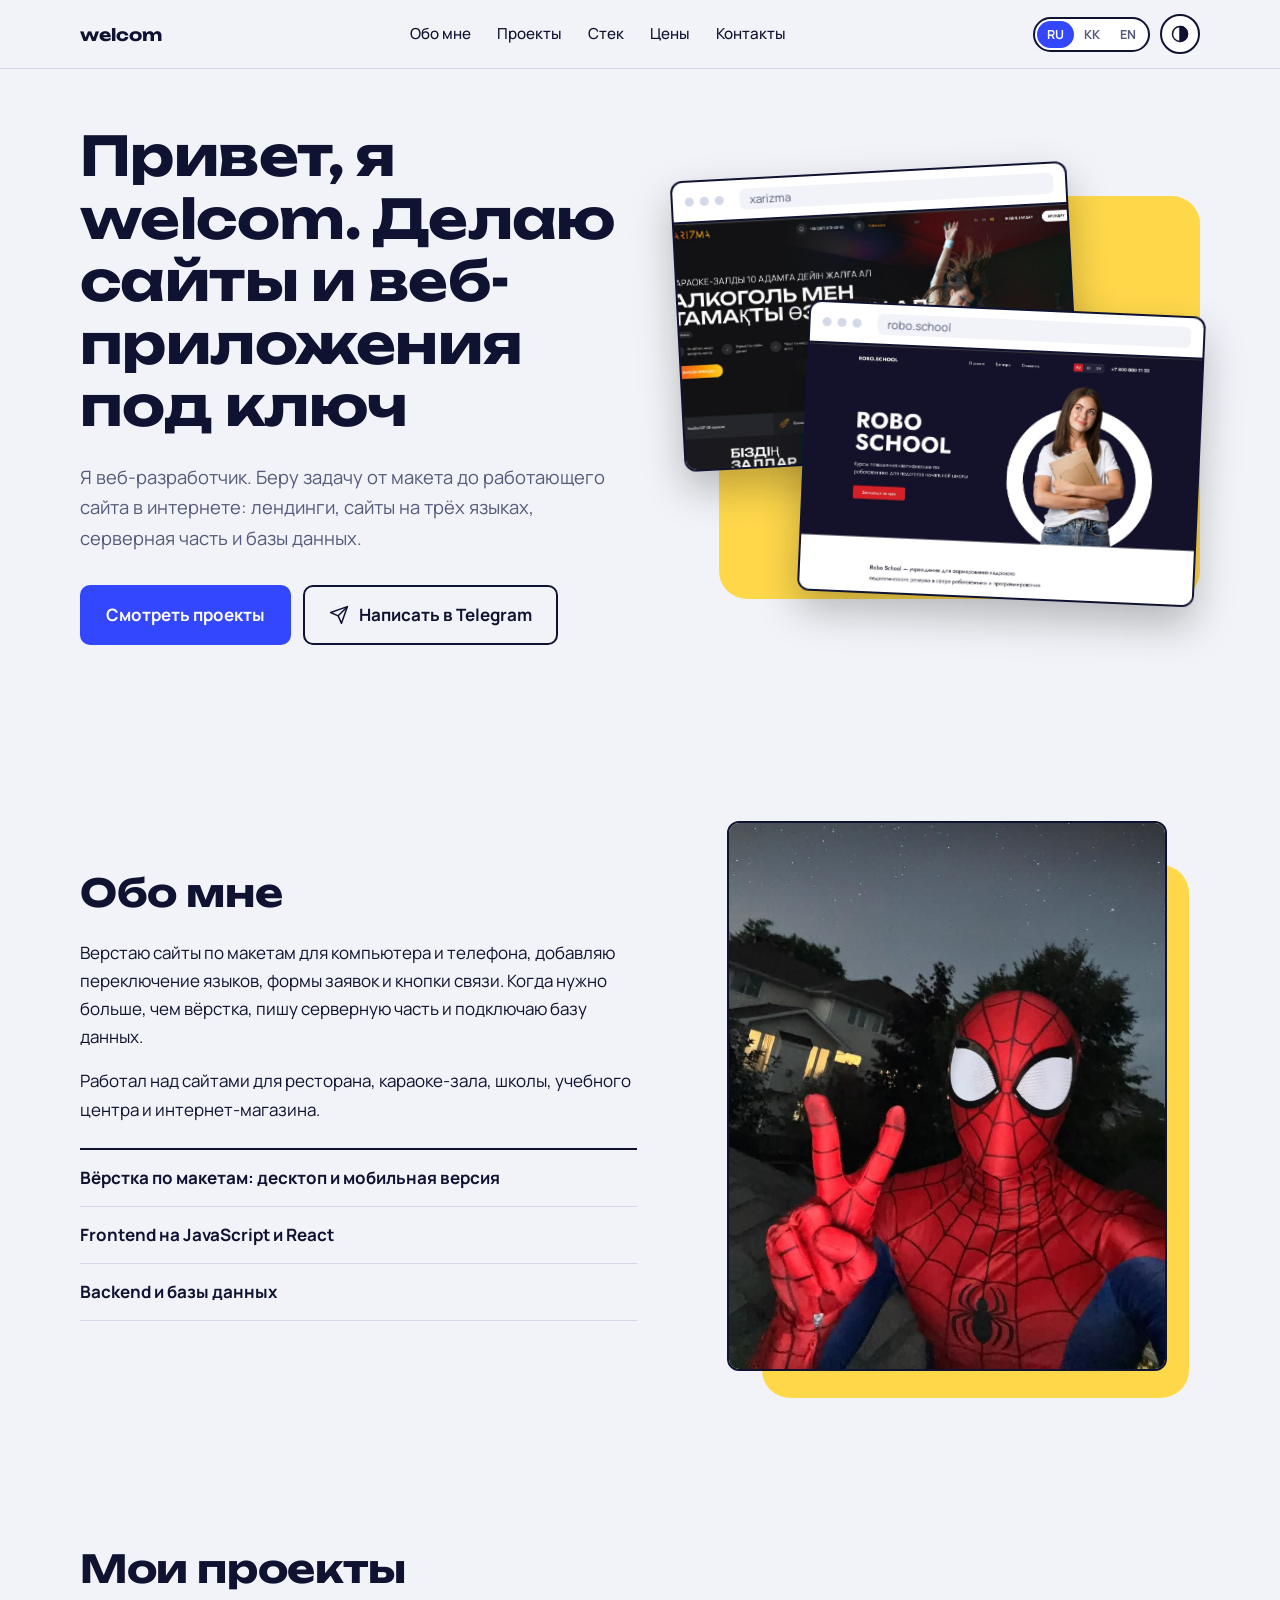
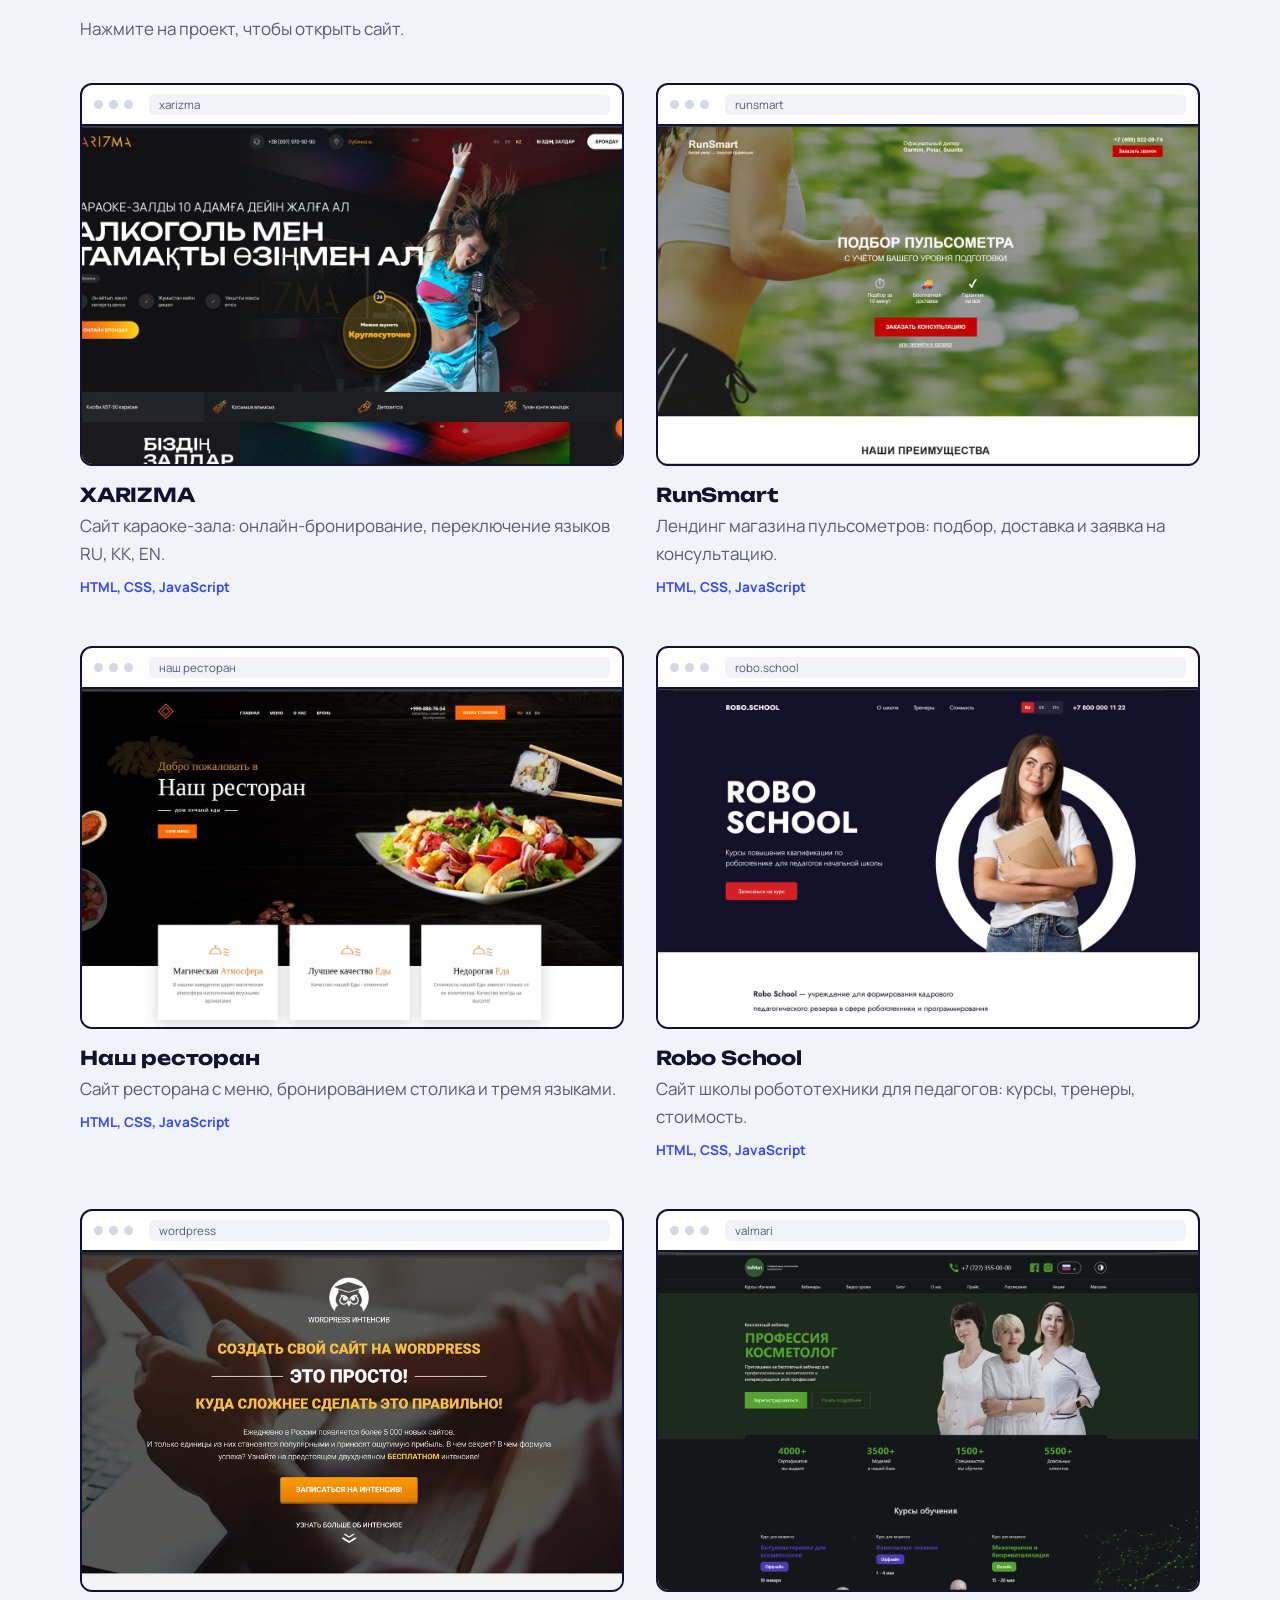
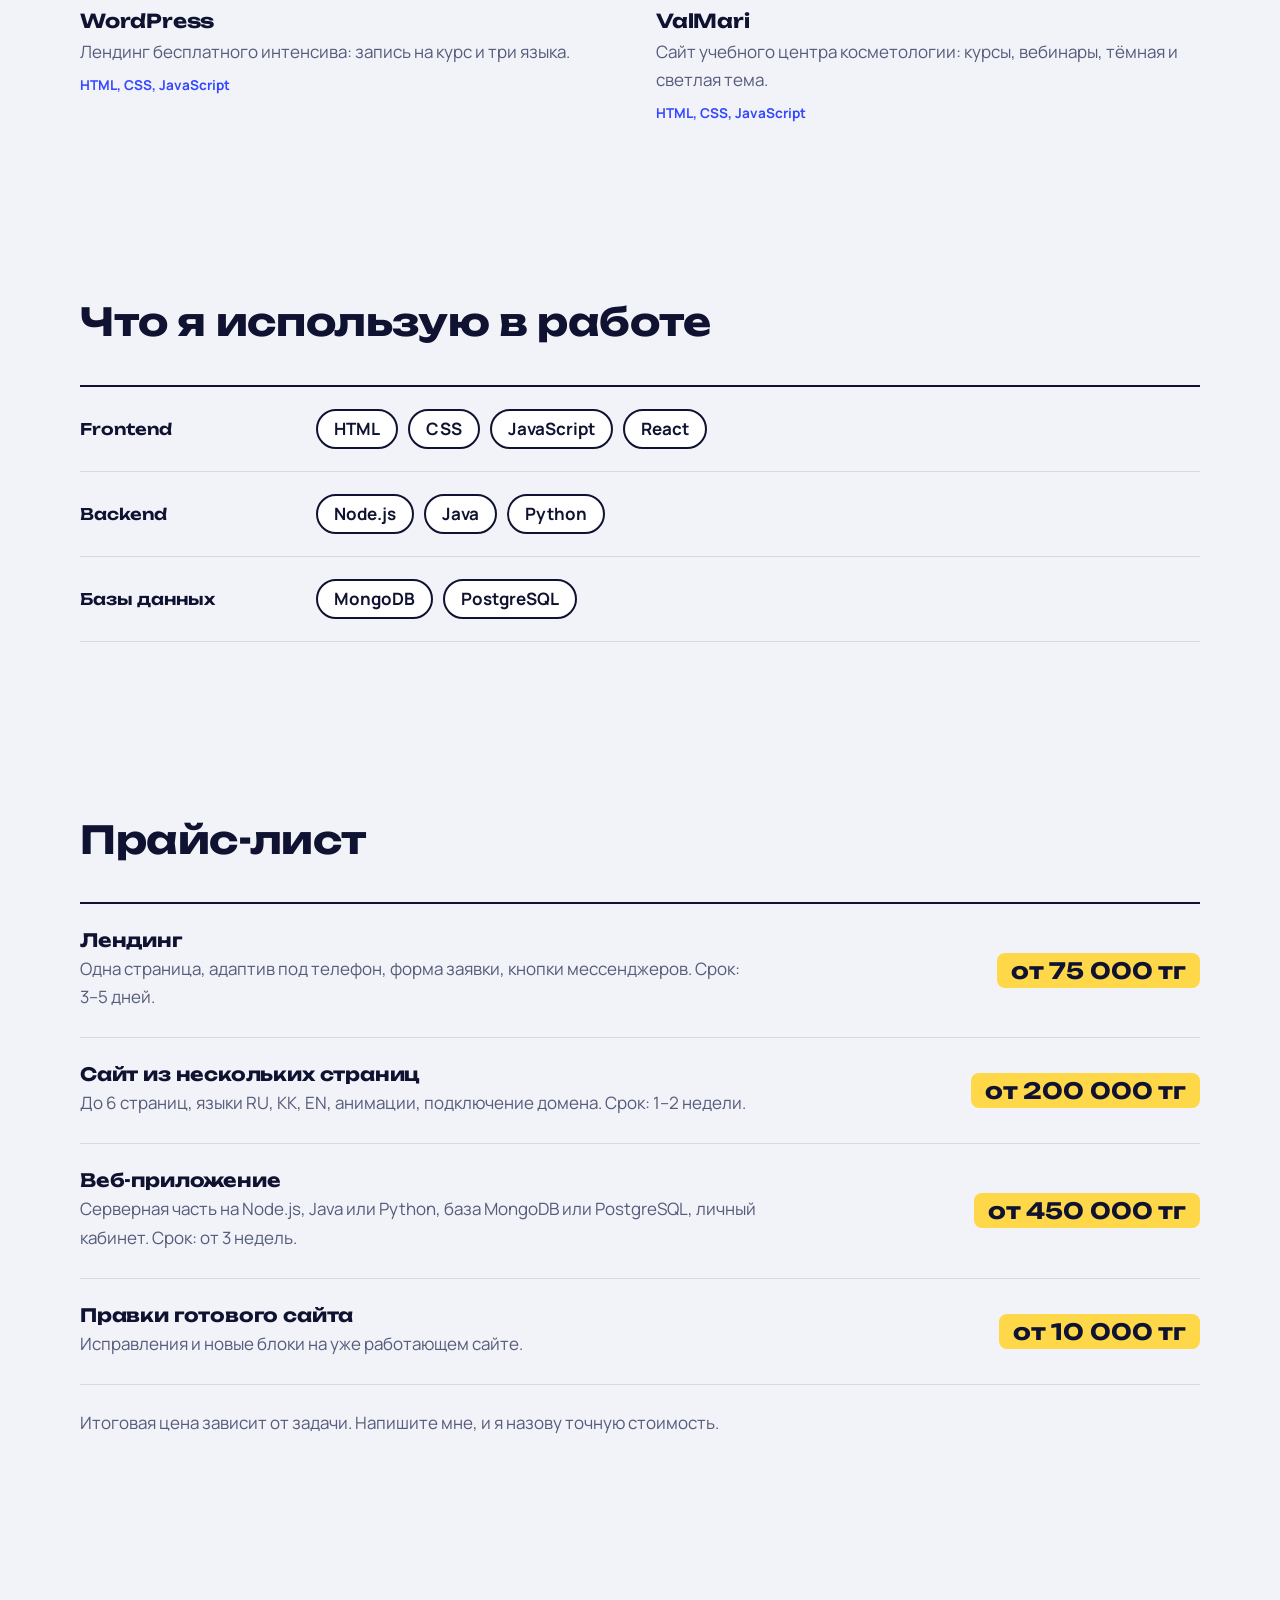
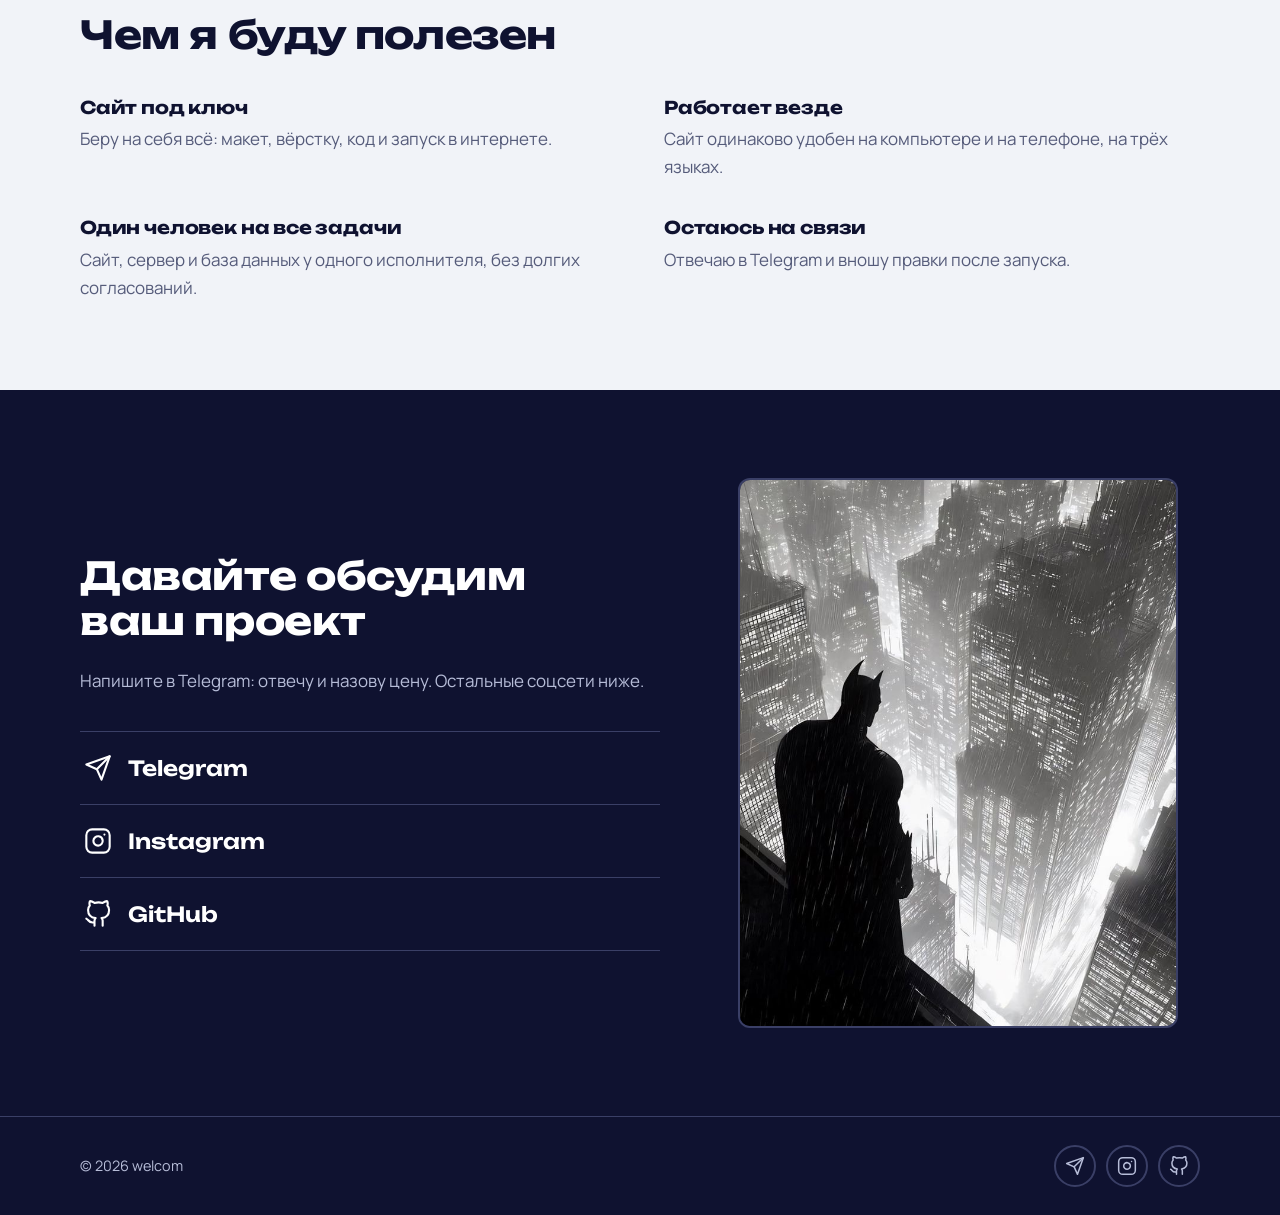
<file: index.html>
<!DOCTYPE html>
<html lang="ru">
<head>
<meta charset="UTF-8">
<meta name="viewport" content="width=device-width,initial-scale=1">
<title>welcom: сайты и веб-приложения под ключ</title>
<meta name="description" content="Портфолио веб-разработчика: лендинги, сайты и веб-приложения под ключ.">
<script>try{var t=localStorage.getItem("theme");document.documentElement.dataset.theme=t||(matchMedia("(prefers-color-scheme:dark)").matches?"dark":"light")}catch(e){document.documentElement.dataset.theme="light"}</script>
<link rel="preconnect" href="https://fonts.googleapis.com">
<link rel="preconnect" href="https://fonts.gstatic.com" crossorigin>
<link href="https://fonts.googleapis.com/css2?family=Manrope:wght@400;500;700&family=Unbounded:wght@600;700&display=swap" rel="stylesheet">
<link rel="stylesheet" href="css/style.css">
</head>
<body id="top">

<svg width="0" height="0" style="position:absolute" aria-hidden="true">
  <symbol id="i-tg" viewBox="0 0 24 24"><line x1="22" y1="2" x2="11" y2="13"/><polygon points="22 2 15 22 11 13 2 9 22 2"/></symbol>
  <symbol id="i-ig" viewBox="0 0 24 24"><rect x="2" y="2" width="20" height="20" rx="5"/><path d="M16 11.37A4 4 0 1 1 12.63 8 4 4 0 0 1 16 11.37z"/><line x1="17.5" y1="6.5" x2="17.51" y2="6.5"/></symbol>
  <symbol id="i-gh" viewBox="0 0 24 24"><path d="M9 19c-5 1.5-5-2.5-7-3m14 6v-3.87a3.37 3.37 0 0 0-.94-2.61c3.14-.35 6.44-1.54 6.44-7A5.44 5.44 0 0 0 20 4.77 5.07 5.07 0 0 0 19.91 1S18.73.65 16 2.48a13.38 13.38 0 0 0-7 0C6.27.65 5.09 1 5.09 1A5.07 5.07 0 0 0 5 4.77a5.44 5.44 0 0 0-1.5 3.78c0 5.42 3.3 6.61 6.44 7A3.37 3.37 0 0 0 9 18.13V22"/></symbol>
  <symbol id="i-up" viewBox="0 0 24 24"><polyline points="18 15 12 9 6 15"/></symbol>
  <symbol id="i-th" viewBox="0 0 24 24"><circle cx="12" cy="12" r="9"/><path d="M12 3a9 9 0 0 1 0 18z" fill="currentColor"/></symbol>
</svg>

<header class="hd">
  <div class="wrap hd-in">
    <a class="logo" href="#top" data-name>welcom</a>
    <nav class="nav" id="nav">
      <a href="#about" data-i18n="n1">Обо мне</a>
      <a href="#projects" data-i18n="n2">Проекты</a>
      <a href="#stack" data-i18n="n3">Стек</a>
      <a href="#price" data-i18n="n4">Цены</a>
      <a href="#contact" data-i18n="n5">Контакты</a>
    </nav>
    <div class="hd-r">
      <div class="lang" role="group" aria-label="Language">
        <button data-lang="ru">RU</button><button data-lang="kk">KK</button><button data-lang="en">EN</button>
      </div>
      <button class="theme" aria-label="Theme"><svg class="ico"><use href="#i-th"/></svg></button>
      <button class="burger" aria-label="Menu" aria-expanded="false"><span></span><span></span></button>
    </div>
  </div>
</header>

<main>
  <section class="hero">
    <div class="wrap hero-in">
      <div>
        <h1 data-i18n="h1">Привет, я welcom. Делаю сайты и веб-приложения под ключ</h1>
        <p class="lead" data-i18n="lead">Я веб-разработчик. Беру задачу от макета до работающего сайта в интернете: лендинги, сайты на трёх языках, серверная часть и базы данных.</p>
        <div class="cta">
          <a class="btn btn-p" href="#projects" data-i18n="b1">Смотреть проекты</a>
          <a class="btn" data-link="telegram" href="#"><svg class="ico"><use href="#i-tg"/></svg><span data-i18n="b2">Написать в Telegram</span></a>
        </div>
      </div>
      <div class="hero-art" aria-hidden="true">
        <div class="bf a"><div class="bar"><i></i><i></i><i></i><span>xarizma</span></div><img src="images/work1.jpg" alt=""></div>
        <div class="bf b"><div class="bar"><i></i><i></i><i></i><span>robo.school</span></div><img src="images/work4.jpg" alt=""></div>
      </div>
    </div>
  </section>

  <section id="about">
    <div class="wrap about">
      <div>
        <h2 data-i18n="a_t">Обо мне</h2>
        <p data-i18n="a_p1">Верстаю сайты по макетам для компьютера и телефона, добавляю переключение языков, формы заявок и кнопки связи. Когда нужно больше, чем вёрстка, пишу серверную часть и подключаю базу данных.</p>
        <p data-i18n="a_p2">Работал над сайтами для ресторана, караоке-зала, школы, учебного центра и интернет-магазина.</p>
        <ul class="todo">
          <li data-i18n="a_l1">Вёрстка по макетам: десктоп и мобильная версия</li>
          <li data-i18n="a_l2">Frontend на JavaScript и React</li>
          <li data-i18n="a_l3">Backend и базы данных</li>
        </ul>
      </div>
      <div class="me"><img src="images/me1.jpg" alt="Человек-паук ночью на фоне звёздного неба"></div>
    </div>
  </section>

  <section id="projects">
    <div class="wrap">
      <h2 data-i18n="p_t">Мои проекты</h2>
      <p class="sub" data-i18n="p_sub">Нажмите на проект, чтобы открыть сайт.</p>
      <div class="pg">
        <a class="proj" data-link="xarizma" href="#">
          <div class="bf"><div class="bar"><i></i><i></i><i></i><span>xarizma</span></div><img src="images/work1.jpg" alt="XARIZMA" loading="lazy"></div>
          <h3>XARIZMA</h3>
          <p data-i18n="p1">Сайт караоке-зала: онлайн-бронирование, переключение языков RU, KK, EN.</p>
          <small>HTML, CSS, JavaScript</small>
        </a>
        <a class="proj" data-link="runsmart" href="#">
          <div class="bf"><div class="bar"><i></i><i></i><i></i><span>runsmart</span></div><img src="images/work2.jpg" alt="RunSmart" loading="lazy"></div>
          <h3>RunSmart</h3>
          <p data-i18n="p2">Лендинг магазина пульсометров: подбор, доставка и заявка на консультацию.</p>
          <small>HTML, CSS, JavaScript</small>
        </a>
        <a class="proj" data-link="restaurant" href="#">
          <div class="bf"><div class="bar"><i></i><i></i><i></i><span>наш ресторан</span></div><img src="images/work3.jpg" alt="Наш ресторан" loading="lazy"></div>
          <h3>Наш ресторан</h3>
          <p data-i18n="p3">Сайт ресторана с меню, бронированием столика и тремя языками.</p>
          <small>HTML, CSS, JavaScript</small>
        </a>
        <a class="proj" data-link="roboschool" href="#">
          <div class="bf"><div class="bar"><i></i><i></i><i></i><span>robo.school</span></div><img src="images/work4.jpg" alt="Robo School" loading="lazy"></div>
          <h3>Robo School</h3>
          <p data-i18n="p4">Сайт школы робототехники для педагогов: курсы, тренеры, стоимость.</p>
          <small>HTML, CSS, JavaScript</small>
        </a>
        <a class="proj" data-link="wpintensive" href="#">
          <div class="bf"><div class="bar"><i></i><i></i><i></i><span>wordpress</span></div><img src="images/work5.jpg" alt="WordPress" loading="lazy"></div>
          <h3>WordPress</h3>
          <p data-i18n="p5">Лендинг бесплатного интенсива: запись на курс и три языка.</p>
          <small>HTML, CSS, JavaScript</small>
        </a>
        <a class="proj" data-link="valmari" href="#">
          <div class="bf"><div class="bar"><i></i><i></i><i></i><span>valmari</span></div><img src="images/work6.jpg" alt="ValMari" loading="lazy"></div>
          <h3>ValMari</h3>
          <p data-i18n="p6">Сайт учебного центра косметологии: курсы, вебинары, тёмная и светлая тема.</p>
          <small>HTML, CSS, JavaScript</small>
        </a>
      </div>
    </div>
  </section>

  <section id="stack">
    <div class="wrap">
      <h2 data-i18n="s_t">Что я использую в работе</h2>
      <dl class="st">
        <div><dt data-i18n="s_f">Frontend</dt><dd><span>HTML</span><span>CSS</span><span>JavaScript</span><span>React</span></dd></div>
        <div><dt data-i18n="s_b">Backend</dt><dd><span>Node.js</span><span>Java</span><span>Python</span></dd></div>
        <div><dt data-i18n="s_d">Базы данных</dt><dd><span>MongoDB</span><span>PostgreSQL</span></dd></div>
      </dl>
    </div>
  </section>

  <section id="price">
    <div class="wrap">
      <h2 data-i18n="pr_t">Прайс-лист</h2>
      <ul class="pr">
        <li><div><h3 data-i18n="pn1">Лендинг</h3><p data-i18n="pd1">Одна страница, адаптив под телефон, форма заявки, кнопки мессенджеров. Срок: 3–5 дней.</p></div><b data-i18n="pp1">от 75 000 тг</b></li>
        <li><div><h3 data-i18n="pn2">Сайт из нескольких страниц</h3><p data-i18n="pd2">До 6 страниц, языки RU, KK, EN, анимации, подключение домена. Срок: 1–2 недели.</p></div><b data-i18n="pp2">от 200 000 тг</b></li>
        <li><div><h3 data-i18n="pn3">Веб-приложение</h3><p data-i18n="pd3">Серверная часть на Node.js, Java или Python, база MongoDB или PostgreSQL, личный кабинет. Срок: от 3 недель.</p></div><b data-i18n="pp3">от 450 000 тг</b></li>
        <li><div><h3 data-i18n="pn4">Правки готового сайта</h3><p data-i18n="pd4">Исправления и новые блоки на уже работающем сайте.</p></div><b data-i18n="pp4">от 10 000 тг</b></li>
      </ul>
      <p class="note" data-i18n="pr_note">Итоговая цена зависит от задачи. Напишите мне, и я назову точную стоимость.</p>
    </div>
  </section>

  <section>
    <div class="wrap">
      <h2 data-i18n="u_t">Чем я буду полезен</h2>
      <div class="use">
        <div><h3 data-i18n="u1t">Сайт под ключ</h3><p data-i18n="u1p">Беру на себя всё: макет, вёрстку, код и запуск в интернете.</p></div>
        <div><h3 data-i18n="u2t">Работает везде</h3><p data-i18n="u2p">Сайт одинаково удобен на компьютере и на телефоне, на трёх языках.</p></div>
        <div><h3 data-i18n="u3t">Один человек на все задачи</h3><p data-i18n="u3p">Сайт, сервер и база данных у одного исполнителя, без долгих согласований.</p></div>
        <div><h3 data-i18n="u4t">Остаюсь на связи</h3><p data-i18n="u4p">Отвечаю в Telegram и вношу правки после запуска.</p></div>
      </div>
    </div>
  </section>

  <section class="contact" id="contact">
    <div class="wrap cgrid">
      <div>
        <h2 data-i18n="c_t">Давайте обсудим ваш проект</h2>
        <p data-i18n="c_p">Напишите в Telegram: отвечу и назову цену. Остальные соцсети ниже.</p>
        <div class="cl">
          <a data-link="telegram" href="#"><svg class="ico"><use href="#i-tg"/></svg>Telegram</a>
          <a data-link="instagram" href="#"><svg class="ico"><use href="#i-ig"/></svg>Instagram</a>
          <a data-link="github" href="#"><svg class="ico"><use href="#i-gh"/></svg>GitHub</a>
        </div>
      </div>
      <img class="cph" src="images/me2.jpg" alt="Силуэт Бэтмена на крыше над ночным городом под дождём" loading="lazy">
    </div>
  </section>
</main>

<footer class="ft">
  <div class="wrap ft-in">
    <p>© <span id="year"></span> <span data-name>welcom</span></p>
    <div class="soc">
      <a data-link="telegram" href="#" aria-label="Telegram"><svg class="ico"><use href="#i-tg"/></svg></a>
      <a data-link="instagram" href="#" aria-label="Instagram"><svg class="ico"><use href="#i-ig"/></svg></a>
      <a data-link="github" href="#" aria-label="GitHub"><svg class="ico"><use href="#i-gh"/></svg></a>
    </div>
  </div>
</footer>

<button class="up" aria-label="Up"><svg class="ico"><use href="#i-up"/></svg></button>

<script src="js/i18n.js"></script>
<script src="js/main.js"></script>
</body>
</html>
</file>
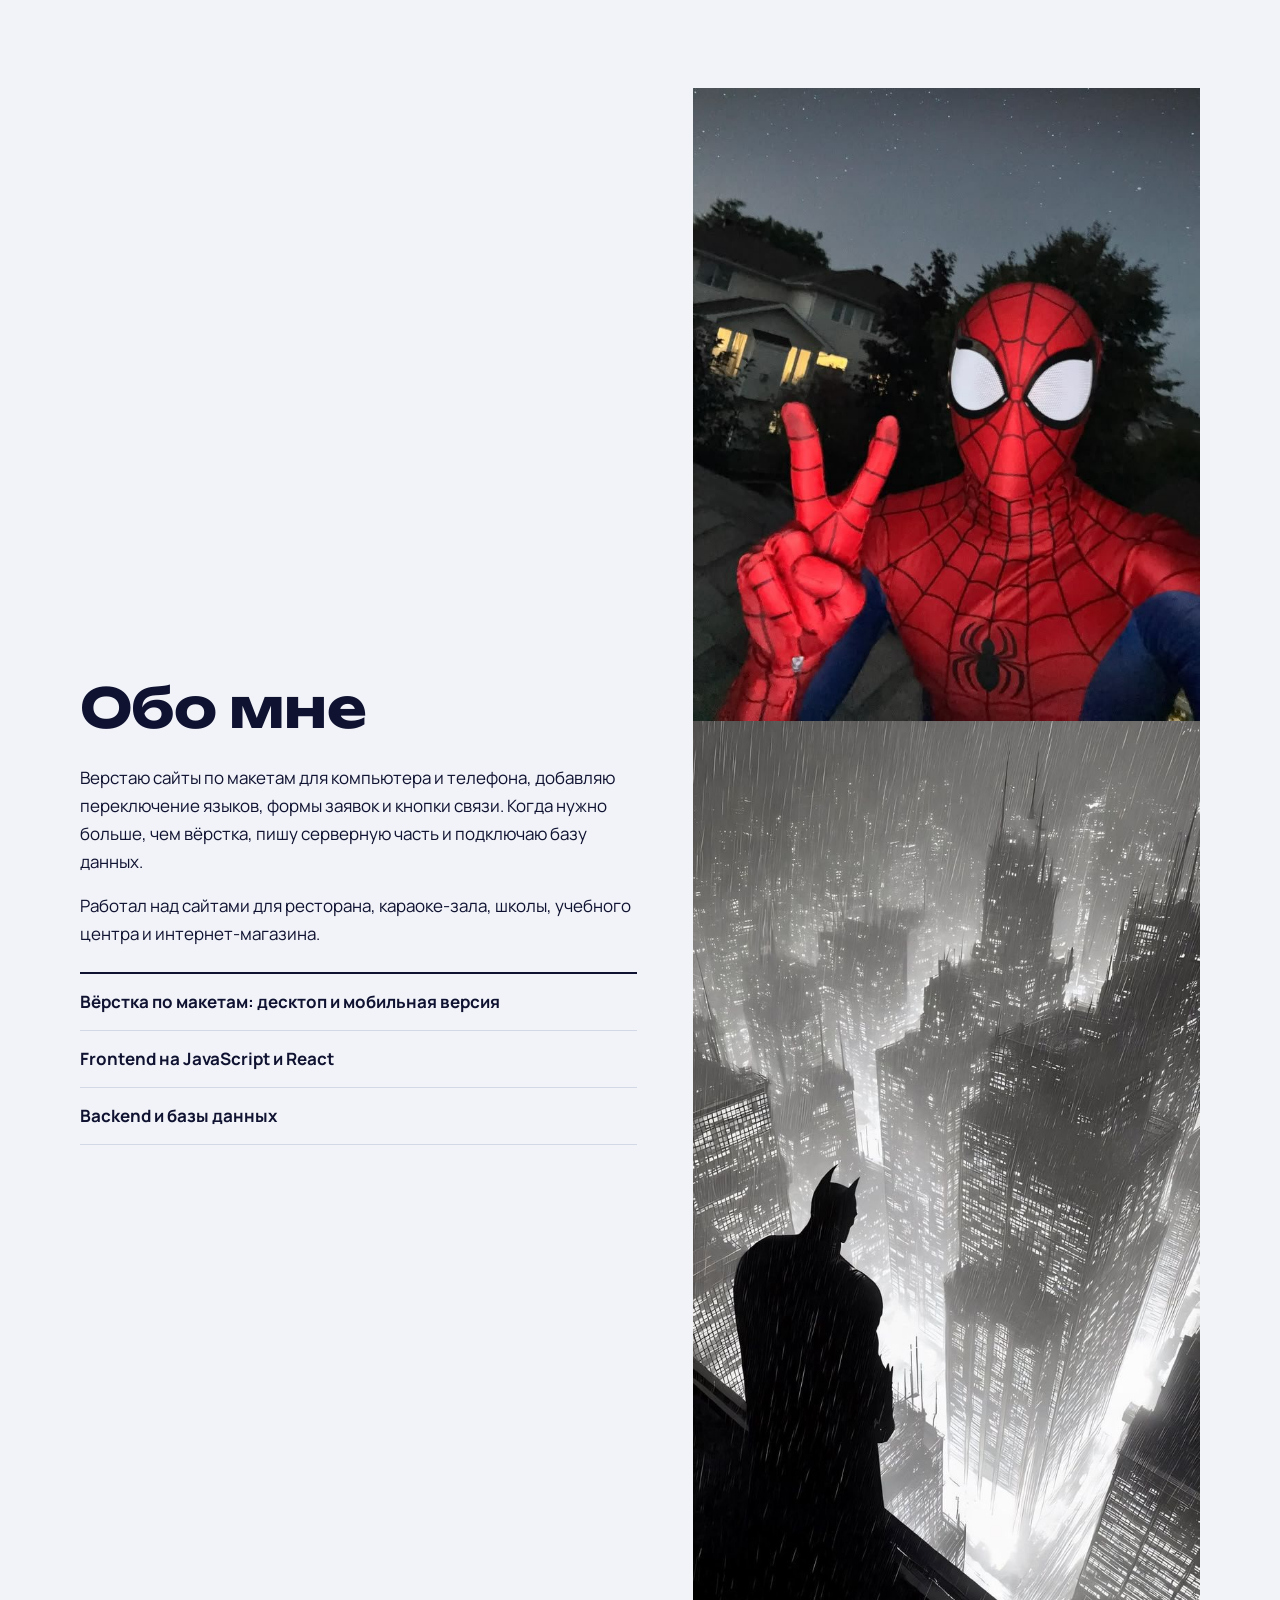
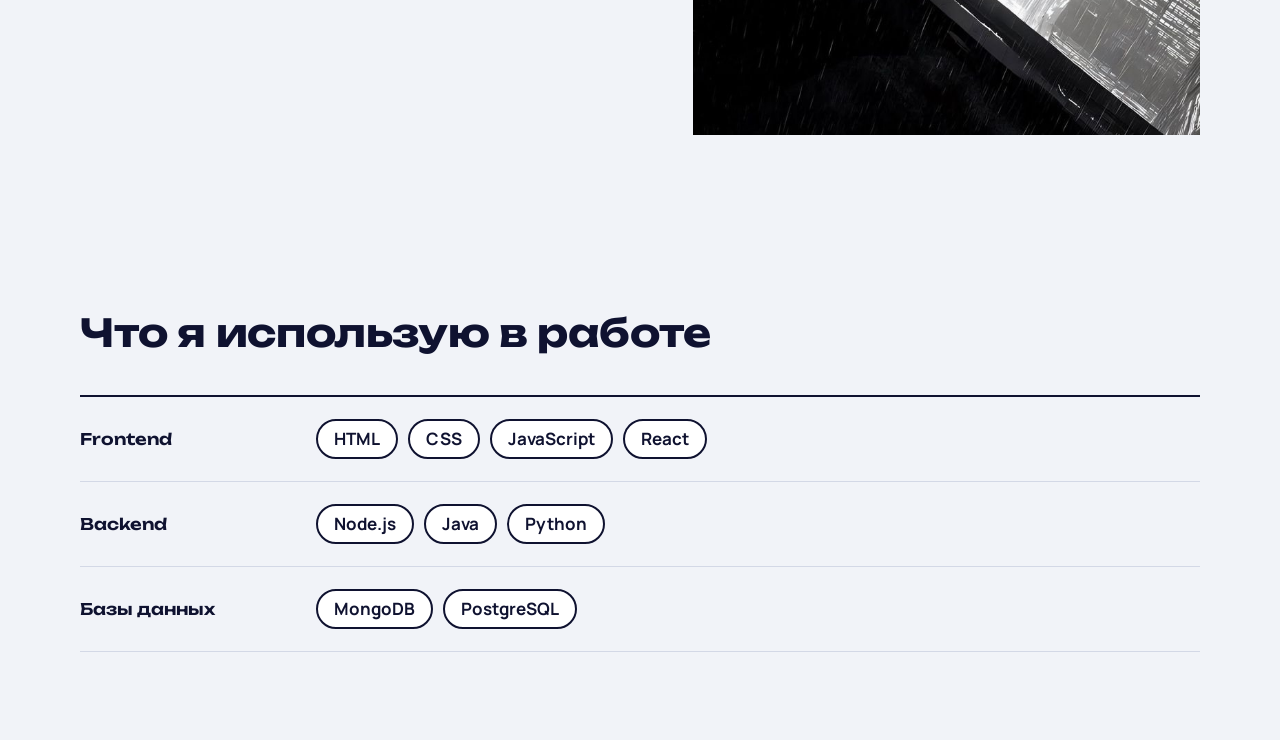
<file: about.html>
<!DOCTYPE html>
<html lang="ru">
<head>
<meta charset="UTF-8">
<meta name="viewport" content="width=device-width,initial-scale=1">
<title>Обо мне: welcom</title>
<meta name="description" content="Веб-разработчик: чем занимаюсь и какие технологии использую.">
<link rel="preconnect" href="https://fonts.googleapis.com">
<link rel="preconnect" href="https://fonts.gstatic.com" crossorigin>
<link href="https://fonts.googleapis.com/css2?family=Manrope:wght@400;500;700&family=Unbounded:wght@600;700&display=swap" rel="stylesheet">
<link rel="stylesheet" href="css/style.css">
</head>
<body>
<main>
  <section>
    <div class="wrap about">
      <div>
        <h1 class="pt">Обо мне</h1>
        <p>Верстаю сайты по макетам для компьютера и телефона, добавляю переключение языков, формы заявок и кнопки связи. Когда нужно больше, чем вёрстка, пишу серверную часть и подключаю базу данных.</p>
        <p>Работал над сайтами для ресторана, караоке-зала, школы, учебного центра и интернет-магазина.</p>
        <ul class="todo">
          <li>Вёрстка по макетам: десктоп и мобильная версия</li>
          <li>Frontend на JavaScript и React</li>
          <li>Backend и базы данных</li>
        </ul>
      </div>
      <div class="pics">
        <img src="images/me1.jpg" alt="Человек-паук ночью на фоне звёздного неба">
        <img src="images/me2.jpg" alt="Силуэт Бэтмена на крыше над ночным городом под дождём">
      </div>
    </div>
  </section>

  <section>
    <div class="wrap">
      <h2>Что я использую в работе</h2>
      <dl class="st">
        <div><dt>Frontend</dt><dd><span>HTML</span><span>CSS</span><span>JavaScript</span><span>React</span></dd></div>
        <div><dt>Backend</dt><dd><span>Node.js</span><span>Java</span><span>Python</span></dd></div>
        <div><dt>Базы данных</dt><dd><span>MongoDB</span><span>PostgreSQL</span></dd></div>
      </dl>
    </div>
  </section>
</main>
<script src="js/main.js"></script>
</body>
</html>
</file>
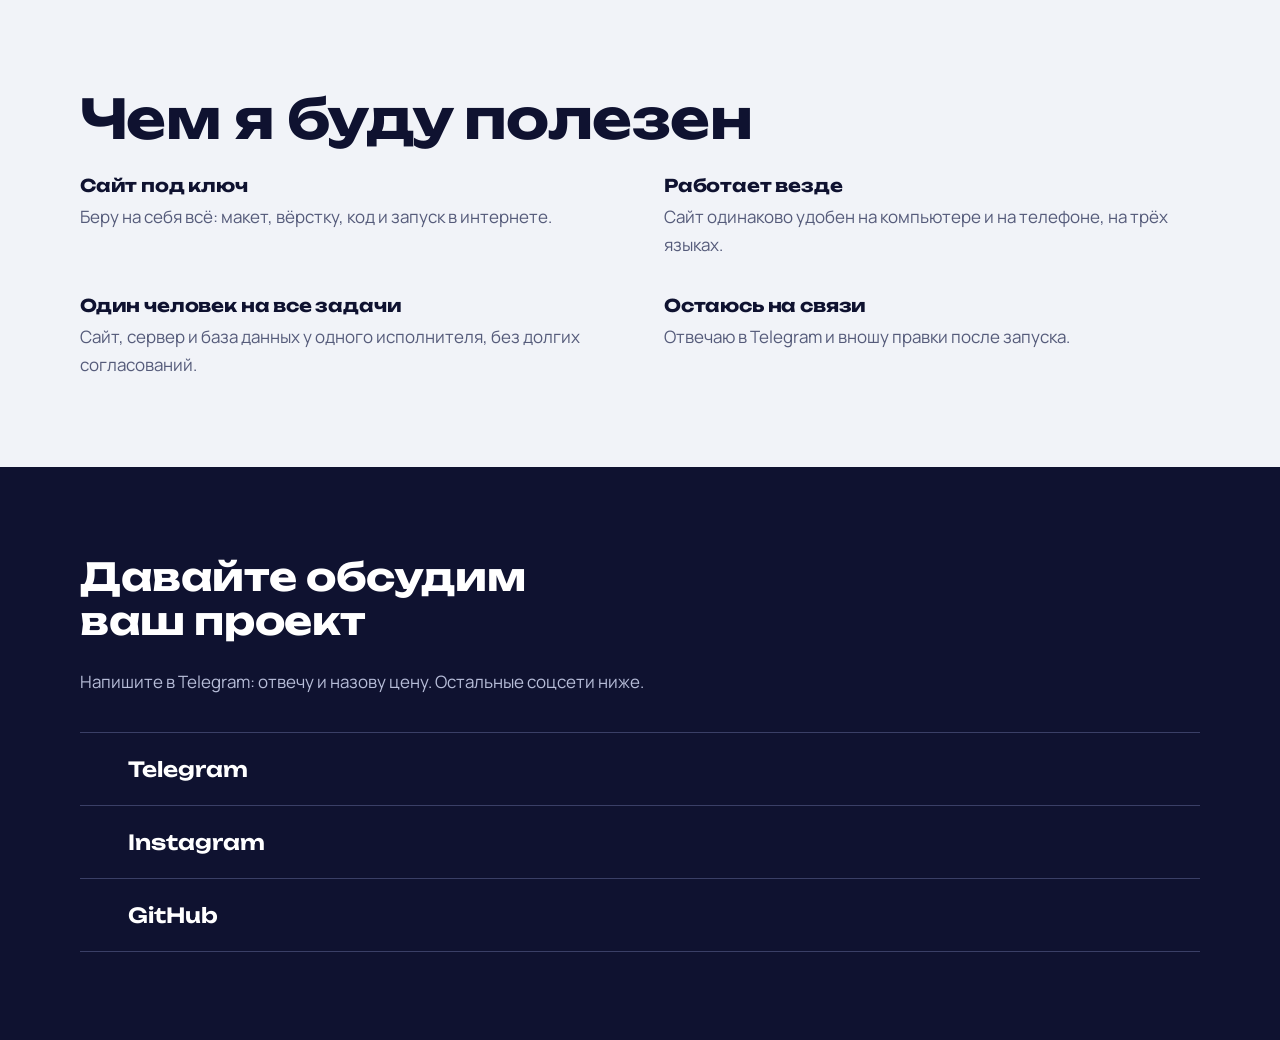
<file: contact.html>
<!DOCTYPE html>
<html lang="ru">
<head>
<meta charset="UTF-8">
<meta name="viewport" content="width=device-width,initial-scale=1">
<title>Контакты: welcom</title>
<meta name="description" content="Связаться со мной: Telegram, Instagram, GitHub.">
<link rel="preconnect" href="https://fonts.googleapis.com">
<link rel="preconnect" href="https://fonts.gstatic.com" crossorigin>
<link href="https://fonts.googleapis.com/css2?family=Manrope:wght@400;500;700&family=Unbounded:wght@600;700&display=swap" rel="stylesheet">
<link rel="stylesheet" href="css/style.css">
</head>
<body>
<main>
  <section>
    <div class="wrap">
      <h1 class="pt">Чем я буду полезен</h1>
      <div class="use">
        <div><h3>Сайт под ключ</h3><p>Беру на себя всё: макет, вёрстку, код и запуск в интернете.</p></div>
        <div><h3>Работает везде</h3><p>Сайт одинаково удобен на компьютере и на телефоне, на трёх языках.</p></div>
        <div><h3>Один человек на все задачи</h3><p>Сайт, сервер и база данных у одного исполнителя, без долгих согласований.</p></div>
        <div><h3>Остаюсь на связи</h3><p>Отвечаю в Telegram и вношу правки после запуска.</p></div>
      </div>
    </div>
  </section>

  <section class="contact">
    <div class="wrap">
      <h2>Давайте обсудим ваш проект</h2>
      <p>Напишите в Telegram: отвечу и назову цену. Остальные соцсети ниже.</p>
      <div class="cl">
        <a data-link="telegram" href="#"><svg class="ico"><use href="#i-tg"/></svg>Telegram</a>
        <a data-link="instagram" href="#"><svg class="ico"><use href="#i-ig"/></svg>Instagram</a>
        <a data-link="github" href="#"><svg class="ico"><use href="#i-gh"/></svg>GitHub</a>
      </div>
    </div>
  </section>
</main>
<script src="js/main.js"></script>
</body>
</html>
</file>
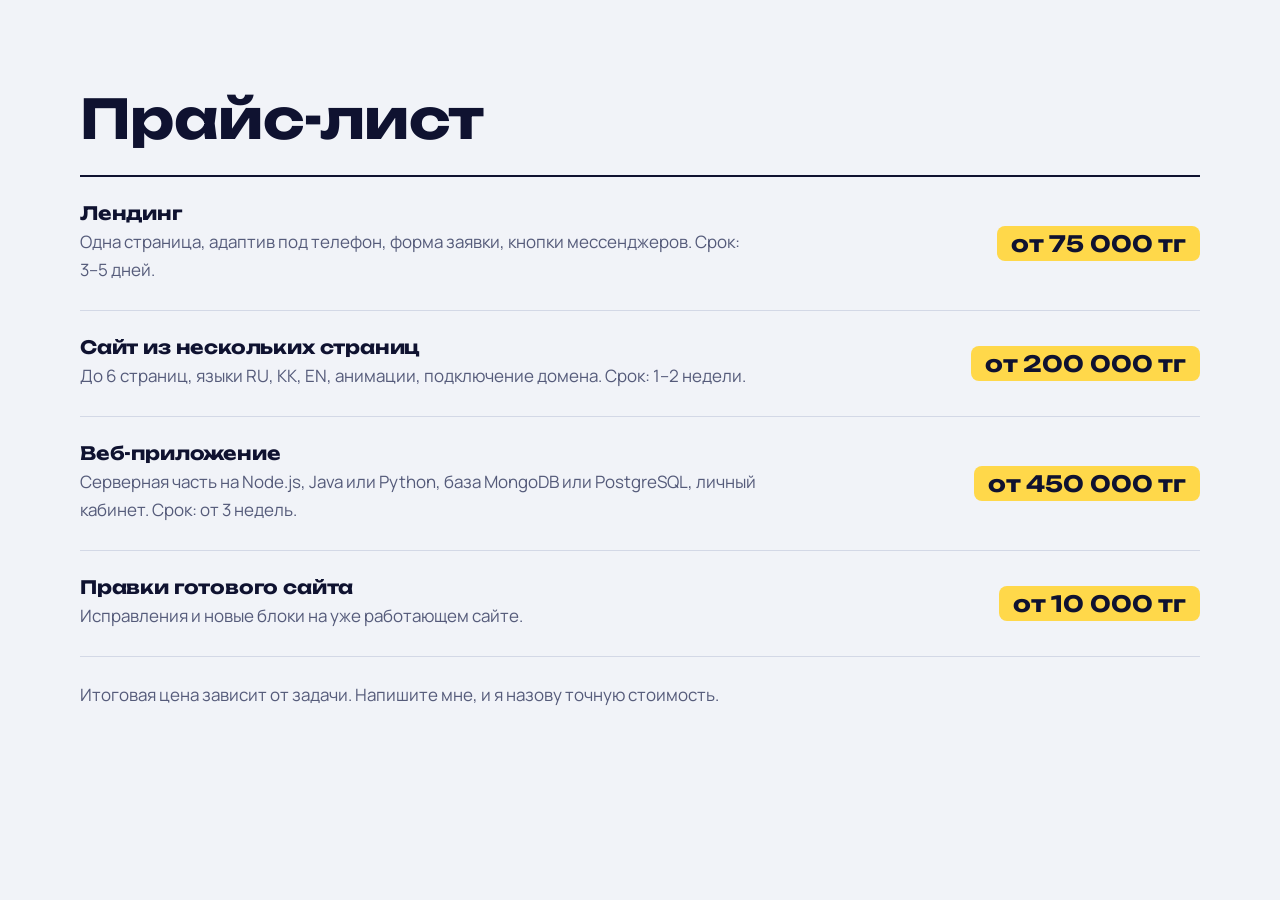
<file: price.html>
<!DOCTYPE html>
<html lang="ru">
<head>
<meta charset="UTF-8">
<meta name="viewport" content="width=device-width,initial-scale=1">
<title>Цены: welcom</title>
<meta name="description" content="Сколько стоит лендинг, сайт из нескольких страниц и веб-приложение.">
<link rel="preconnect" href="https://fonts.googleapis.com">
<link rel="preconnect" href="https://fonts.gstatic.com" crossorigin>
<link href="https://fonts.googleapis.com/css2?family=Manrope:wght@400;500;700&family=Unbounded:wght@600;700&display=swap" rel="stylesheet">
<link rel="stylesheet" href="css/style.css">
</head>
<body>
<main>
  <section>
    <div class="wrap">
      <h1 class="pt">Прайс-лист</h1>
      <ul class="pr">
        <li><div><h3>Лендинг</h3><p>Одна страница, адаптив под телефон, форма заявки, кнопки мессенджеров. Срок: 3–5 дней.</p></div><b>от 75 000 тг</b></li>
        <li><div><h3>Сайт из нескольких страниц</h3><p>До 6 страниц, языки RU, KK, EN, анимации, подключение домена. Срок: 1–2 недели.</p></div><b>от 200 000 тг</b></li>
        <li><div><h3>Веб-приложение</h3><p>Серверная часть на Node.js, Java или Python, база MongoDB или PostgreSQL, личный кабинет. Срок: от 3 недель.</p></div><b>от 450 000 тг</b></li>
        <li><div><h3>Правки готового сайта</h3><p>Исправления и новые блоки на уже работающем сайте.</p></div><b>от 10 000 тг</b></li>
      </ul>
      <p class="note">Итоговая цена зависит от задачи. Напишите мне, и я назову точную стоимость.</p>
    </div>
  </section>
</main>
<script src="js/main.js"></script>
</body>
</html>
</file>
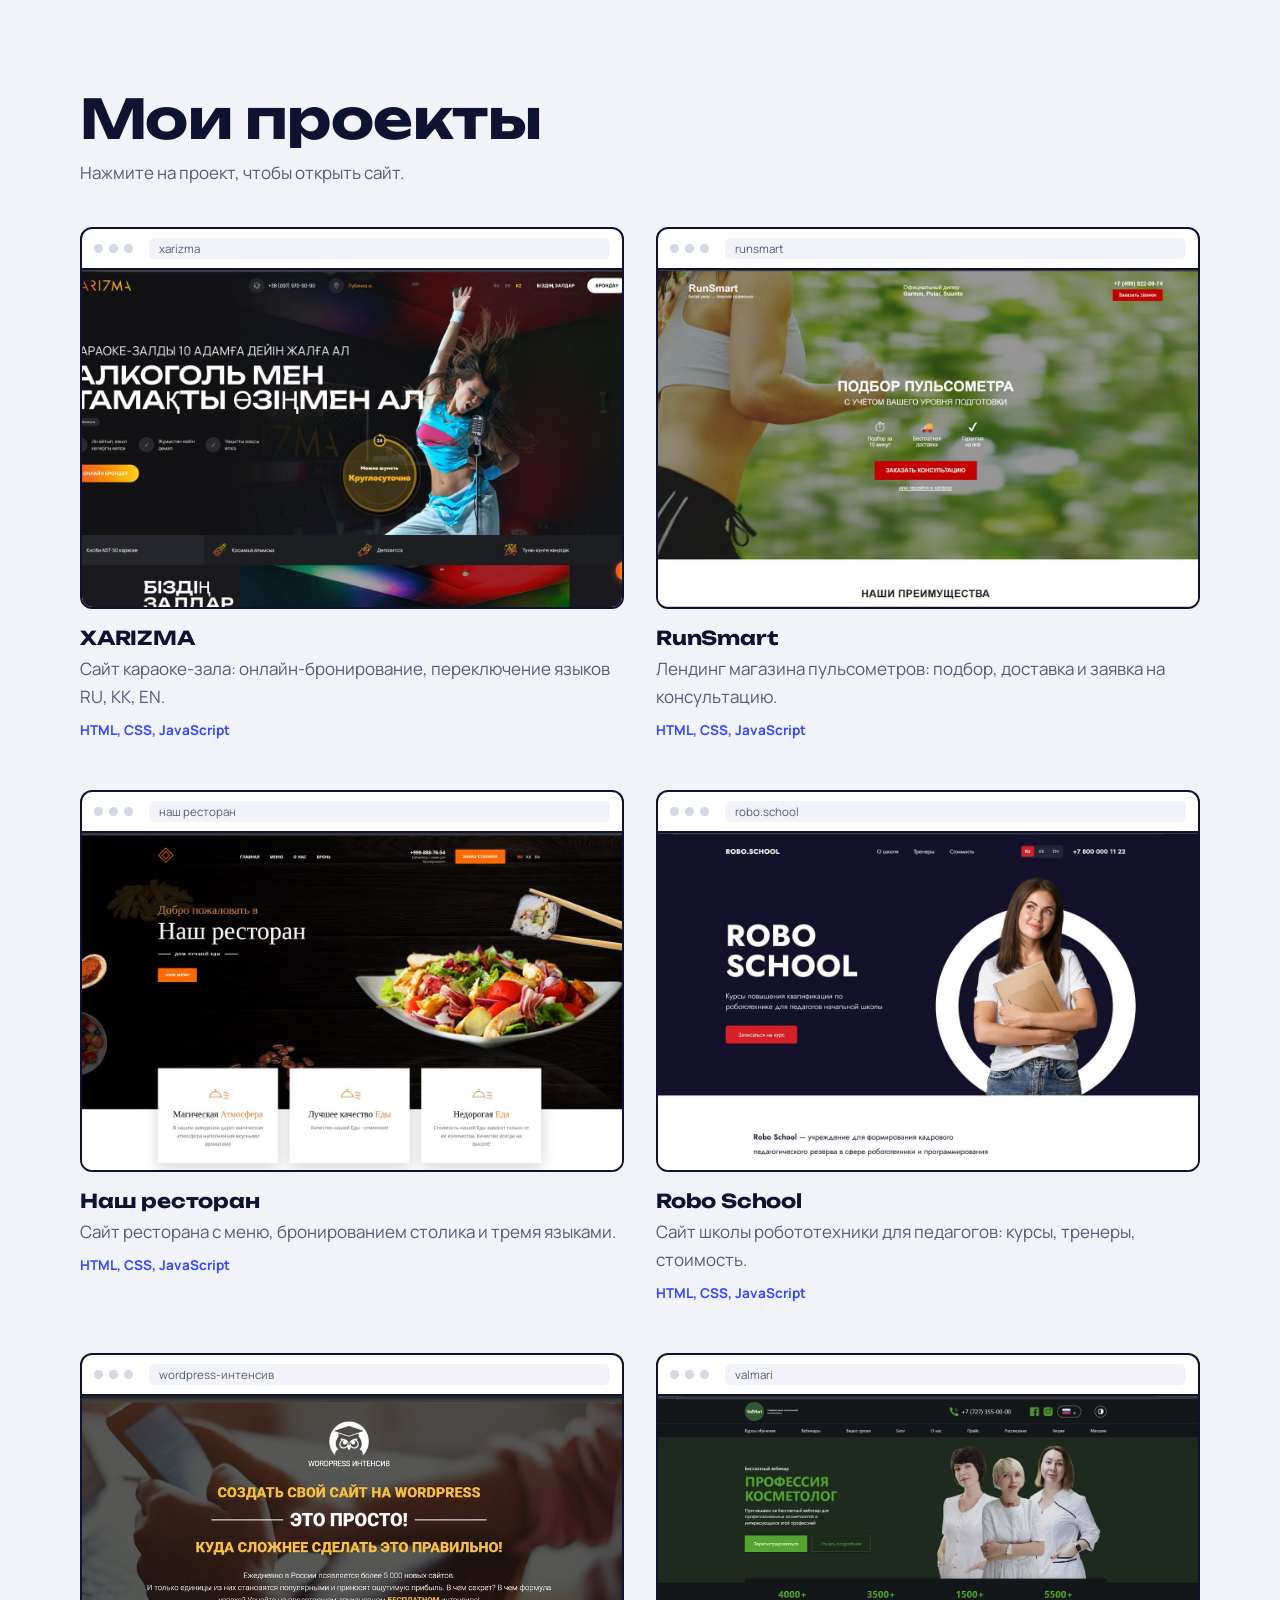
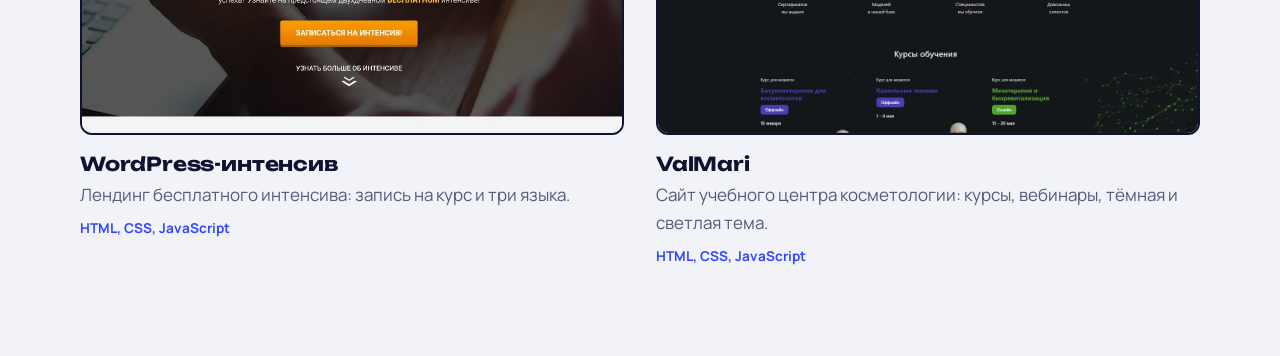
<file: projects.html>
<!DOCTYPE html>
<html lang="ru">
<head>
<meta charset="UTF-8">
<meta name="viewport" content="width=device-width,initial-scale=1">
<title>Проекты: welcom</title>
<meta name="description" content="Сайты, которые я сделал: рестораны, школы, магазины, лендинги.">
<link rel="preconnect" href="https://fonts.googleapis.com">
<link rel="preconnect" href="https://fonts.gstatic.com" crossorigin>
<link href="https://fonts.googleapis.com/css2?family=Manrope:wght@400;500;700&family=Unbounded:wght@600;700&display=swap" rel="stylesheet">
<link rel="stylesheet" href="css/style.css">
</head>
<body>
<main>
  <section>
    <div class="wrap">
      <h1 class="pt">Мои проекты</h1>
      <p class="sub">Нажмите на проект, чтобы открыть сайт.</p>
      <div class="pg">
        <a class="proj" data-link="xarizma" href="#">
          <div class="bf"><div class="bar"><i></i><i></i><i></i><span>xarizma</span></div><img src="images/work1.jpg" alt="Сайт караоке-зала XARIZMA" loading="lazy"></div>
          <h3>XARIZMA</h3>
          <p>Сайт караоке-зала: онлайн-бронирование, переключение языков RU, KK, EN.</p>
          <small>HTML, CSS, JavaScript</small>
        </a>
        <a class="proj" data-link="runsmart" href="#">
          <div class="bf"><div class="bar"><i></i><i></i><i></i><span>runsmart</span></div><img src="images/work2.jpg" alt="Лендинг RunSmart" loading="lazy"></div>
          <h3>RunSmart</h3>
          <p>Лендинг магазина пульсометров: подбор, доставка и заявка на консультацию.</p>
          <small>HTML, CSS, JavaScript</small>
        </a>
        <a class="proj" data-link="restaurant" href="#">
          <div class="bf"><div class="bar"><i></i><i></i><i></i><span>наш ресторан</span></div><img src="images/work3.jpg" alt="Сайт ресторана Наш ресторан" loading="lazy"></div>
          <h3>Наш ресторан</h3>
          <p>Сайт ресторана с меню, бронированием столика и тремя языками.</p>
          <small>HTML, CSS, JavaScript</small>
        </a>
        <a class="proj" data-link="roboschool" href="#">
          <div class="bf"><div class="bar"><i></i><i></i><i></i><span>robo.school</span></div><img src="images/work4.jpg" alt="Сайт Robo School" loading="lazy"></div>
          <h3>Robo School</h3>
          <p>Сайт школы робототехники для педагогов: курсы, тренеры, стоимость.</p>
          <small>HTML, CSS, JavaScript</small>
        </a>
        <a class="proj" data-link="wpintensive" href="#">
          <div class="bf"><div class="bar"><i></i><i></i><i></i><span>wordpress-интенсив</span></div><img src="images/work5.jpg" alt="Лендинг WordPress-интенсива" loading="lazy"></div>
          <h3>WordPress-интенсив</h3>
          <p>Лендинг бесплатного интенсива: запись на курс и три языка.</p>
          <small>HTML, CSS, JavaScript</small>
        </a>
        <a class="proj" data-link="valmari" href="#">
          <div class="bf"><div class="bar"><i></i><i></i><i></i><span>valmari</span></div><img src="images/work6.jpg" alt="Сайт ValMari" loading="lazy"></div>
          <h3>ValMari</h3>
          <p>Сайт учебного центра косметологии: курсы, вебинары, тёмная и светлая тема.</p>
          <small>HTML, CSS, JavaScript</small>
        </a>
      </div>
    </div>
  </section>
</main>
<script src="js/main.js"></script>
</body>
</html>
</file>
<file: css/style.css>
:root{color-scheme:light;--paper:#f1f3f8;--ink:#0f1230;--card:#fff;--line:#d3d8e6;--edge:#0f1230;--mute:#555b7a;--acc:#3347ff;--blue:#3347ff;--sun:#ffd84a;--hdbg:rgba(241,243,248,.92);--deep:#0f1230;--h:"Unbounded","Manrope",sans-serif;--b:"Manrope",system-ui,sans-serif}
[data-theme=dark]{color-scheme:dark;--paper:#0d0f1f;--ink:#eef0fa;--card:#171a33;--line:#2b2f52;--edge:#565d96;--mute:#a4aacb;--acc:#8f9bff;--hdbg:rgba(13,15,31,.92);--deep:#060713}
*{box-sizing:border-box;margin:0;padding:0}
html{scroll-behavior:smooth;scroll-padding-top:76px}
body{background:var(--paper);color:var(--ink);font:400 17px/1.65 var(--b);-webkit-font-smoothing:antialiased;overflow-x:hidden;transition:background .25s,color .25s}
img{display:block;max-width:100%}
a{color:inherit;text-decoration:none}
button{font-family:inherit;color:inherit}
:focus-visible{outline:3px solid var(--acc);outline-offset:3px}
.wrap{width:min(1120px,100% - 40px);margin-inline:auto}
section{padding:88px 0}
h1,h2,h3{font-family:var(--h);line-height:1.15;letter-spacing:-.01em}
h2{font-size:clamp(1.6rem,3.4vw,2.4rem);margin-bottom:40px}
.ico{width:20px;height:20px;fill:none;stroke:currentColor;stroke-width:1.8;stroke-linecap:round;stroke-linejoin:round;flex:none}

/* шапка */
.hd{position:sticky;top:0;z-index:20;background:var(--hdbg);backdrop-filter:blur(10px);border-bottom:1px solid var(--line)}
.hd-in{display:flex;align-items:center;justify-content:space-between;gap:16px;height:68px}
.logo{font:700 1.05rem var(--h)}
.nav{display:flex;gap:26px;font-weight:500;font-size:.95rem}
.nav a:hover{color:var(--acc)}
.hd-r{display:flex;align-items:center;gap:10px}
.lang{display:flex;background:var(--card);border:2px solid var(--edge);border-radius:999px;padding:2px}
.lang button{border:0;background:none;color:var(--mute);font-weight:700;font-size:.78rem;padding:5px 10px;border-radius:999px;cursor:pointer}
.lang button.on{background:var(--blue);color:#fff}
.theme{width:40px;height:40px;border-radius:50%;border:2px solid var(--edge);background:var(--card);display:grid;place-items:center;cursor:pointer}
.burger{display:none;background:none;border:0;width:40px;height:40px;cursor:pointer;position:relative}
.burger span{position:absolute;left:8px;right:8px;height:2px;background:var(--ink);transition:.2s}
.burger span:first-child{top:15px}
.burger span:last-child{top:23px}
.burger[aria-expanded=true] span:first-child{top:19px;transform:rotate(45deg)}
.burger[aria-expanded=true] span:last-child{top:19px;transform:rotate(-45deg)}

/* главный экран */
.hero{padding:56px 0 88px}
.hero-in{display:grid;grid-template-columns:1.05fr 1fr;gap:48px;align-items:center}
h1{font-size:clamp(2rem,4.4vw,3.4rem);margin-bottom:24px}
.lead{font-size:1.15rem;color:var(--mute);max-width:34em;margin-bottom:32px}
.cta{display:flex;flex-wrap:wrap;gap:12px}
.btn{display:inline-flex;align-items:center;gap:10px;padding:14px 24px;border:2px solid var(--edge);border-radius:10px;font-weight:700;transition:.15s}
.btn:hover{box-shadow:4px 4px 0 var(--edge);transform:translate(-2px,-2px)}
.btn-p{background:var(--blue);border-color:var(--blue);color:#fff}
.hero-art{position:relative;aspect-ratio:1/.82}
.hero-art::before{content:"";position:absolute;inset:6% 0 0 8%;background:var(--sun);border-radius:28px}
.hero-art .bf{position:absolute;width:76%;box-shadow:0 18px 40px rgba(0,0,0,.25);animation:rise .8s both}
.hero-art .a{left:0;top:0;transform:rotate(-3deg)}
.hero-art .b{right:0;bottom:0;transform:rotate(2.5deg);animation-delay:.15s}
@keyframes rise{from{opacity:0;translate:0 28px}}

/* окно браузера вокруг скриншота */
.bf{background:var(--card);border:2px solid var(--edge);border-radius:12px;overflow:hidden}
.bar{display:flex;align-items:center;gap:6px;padding:9px 12px;border-bottom:2px solid var(--edge)}
.bar i{width:9px;height:9px;border-radius:50%;background:var(--line)}
.bar span{margin-left:10px;flex:1;font-size:.72rem;color:var(--mute);background:var(--paper);border-radius:6px;padding:1px 10px;white-space:nowrap;overflow:hidden;text-overflow:ellipsis}
.bf img{width:100%;aspect-ratio:16/10;object-fit:cover;object-position:top}

/* обо мне */
.about{display:grid;grid-template-columns:1.1fr 1fr;gap:56px;align-items:center}
.about h2{margin-bottom:24px}
.about p{margin-bottom:16px;max-width:36em}
.todo{margin-top:24px;border-top:2px solid var(--edge)}
.todo li{list-style:none;padding:14px 0;border-bottom:1px solid var(--line);font-weight:700}
.me{position:relative;max-width:440px;justify-self:center;width:100%}
.me::before{content:"";position:absolute;inset:8% -5% -5% 8%;background:var(--sun);border-radius:28px}
.me img{position:relative;width:100%;aspect-ratio:4/5;object-fit:cover;border:2px solid var(--edge);border-radius:12px}

/* проекты */
.sub{color:var(--mute);max-width:36em;margin:-16px 0 40px}
.pg{display:grid;grid-template-columns:repeat(2,1fr);gap:48px 32px}
.proj{display:block}
.proj .bf{margin-bottom:18px;transition:.2s}
.proj:hover .bf{box-shadow:8px 8px 0 var(--blue);transform:translate(-4px,-4px)}
.proj h3{font-size:1.2rem;margin-bottom:6px}
.proj p{color:var(--mute);max-width:32em}
.proj small{display:block;margin-top:8px;font-weight:700;font-size:.85rem;color:var(--acc)}

/* стек */
.st{border-top:2px solid var(--edge)}
.st>div{display:grid;grid-template-columns:220px 1fr;gap:16px;padding:22px 0;border-bottom:1px solid var(--line);align-items:center}
.st dt{font:600 1rem var(--h)}
.st dd{display:flex;flex-wrap:wrap;gap:10px}
.st dd span{border:2px solid var(--edge);border-radius:999px;padding:4px 16px;font-weight:700;background:var(--card)}

/* цены */
.pr{border-top:2px solid var(--edge)}
.pr li{list-style:none;display:grid;grid-template-columns:1fr auto;gap:8px 32px;padding:26px 0;border-bottom:1px solid var(--line);align-items:center}
.pr h3{font-size:1.15rem;margin-bottom:4px}
.pr p{color:var(--mute);max-width:40em}
.pr b{font:700 1.4rem var(--h);background:var(--sun);color:#0f1230;padding:4px 14px;border-radius:8px;white-space:nowrap}
.note{margin-top:24px;color:var(--mute)}

/* чем полезен */
.use{display:grid;grid-template-columns:repeat(2,1fr);gap:36px 48px}
.use h3{font-size:1.1rem;margin-bottom:8px}
.use p{color:var(--mute)}

/* контакты */
.contact{background:var(--deep);color:#fff}
.cgrid{display:grid;grid-template-columns:1.2fr 1fr;gap:56px;align-items:center}
.contact h2{max-width:14em}
.contact p{color:#b7bdd8;max-width:34em;margin:-16px 0 36px}
.cl{border-top:1px solid #3a3f66}
.cl a{display:flex;align-items:center;gap:16px;padding:22px 4px;border-bottom:1px solid #3a3f66;font:600 1.3rem var(--h);transition:.2s}
.cl a:hover{color:var(--sun);padding-left:16px}
.cl .ico{width:28px;height:28px}
.cph{width:100%;max-width:440px;justify-self:center;aspect-ratio:4/5;object-fit:cover;object-position:center 62%;border:2px solid #3a3f66;border-radius:12px}
.ft{background:var(--deep);color:#b7bdd8;border-top:1px solid #3a3f66;padding:28px 0;font-size:.9rem}
.ft-in{display:flex;flex-wrap:wrap;align-items:center;justify-content:space-between;gap:16px}
.soc{display:flex;gap:10px}
.soc a{width:42px;height:42px;border:2px solid #3a3f66;border-radius:50%;display:grid;place-items:center;transition:.15s}
.soc a:hover{border-color:var(--sun);color:var(--sun)}

/* кнопка наверх */
.up{position:fixed;right:20px;bottom:20px;width:48px;height:48px;border-radius:50%;background:var(--sun);color:#0f1230;border:2px solid var(--edge);display:grid;place-items:center;cursor:pointer;opacity:0;pointer-events:none;transition:.2s;z-index:15}
.up.on{opacity:1;pointer-events:auto}

/* мобильная версия */
@media(max-width:860px){
  section{padding:64px 0}
  .hero{padding:40px 0 64px}
  .hero-in,.about,.pg,.use,.cgrid{grid-template-columns:1fr}
  .burger{display:block}
  .nav{display:none;position:absolute;top:68px;left:0;right:0;flex-direction:column;gap:0;background:var(--paper);border-bottom:1px solid var(--line)}
  .nav.open{display:flex}
  .nav a{padding:16px 20px;border-top:1px solid var(--line)}
  .st>div,.pr li{grid-template-columns:1fr}
  .pr b{justify-self:start;font-size:1.2rem}
  .logo{font-size:.95rem}
}
@media(prefers-reduced-motion:reduce){
  *{animation:none!important;transition:none!important;scroll-behavior:auto!important}
}
</file>
